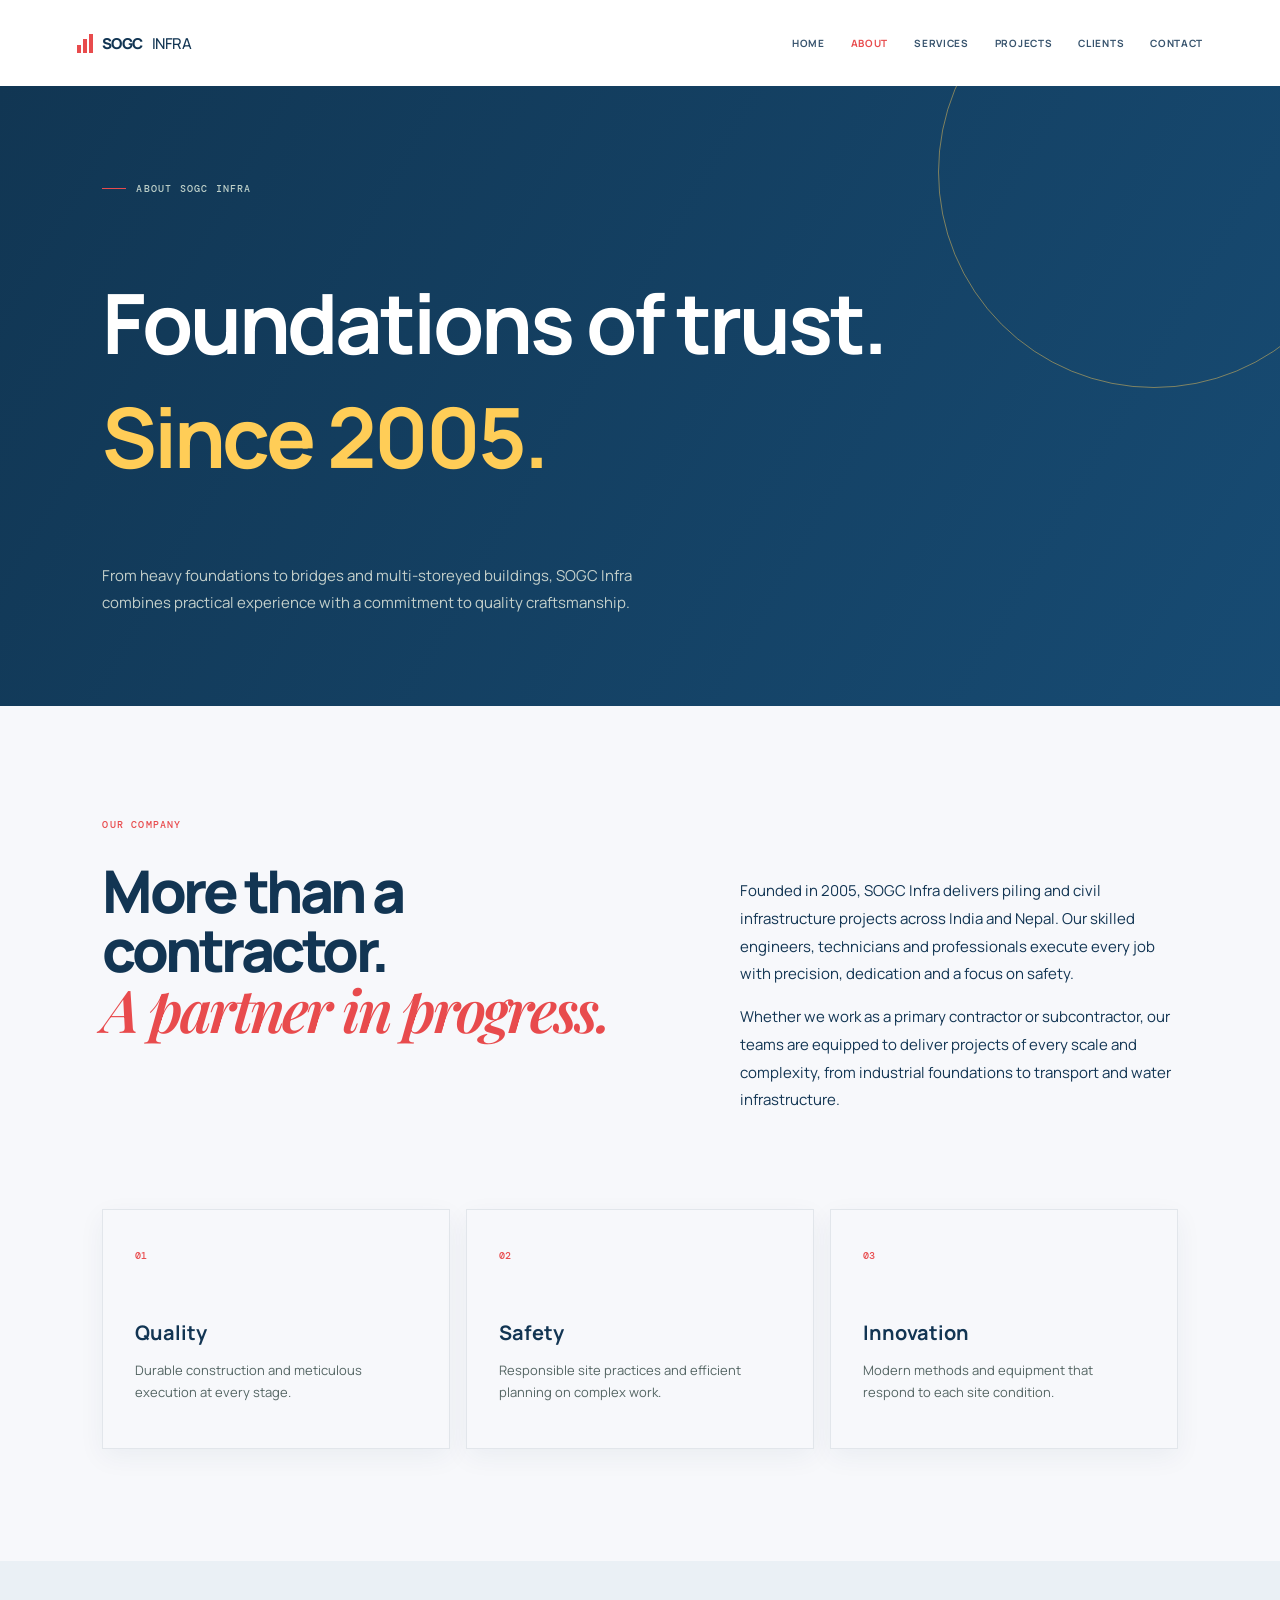
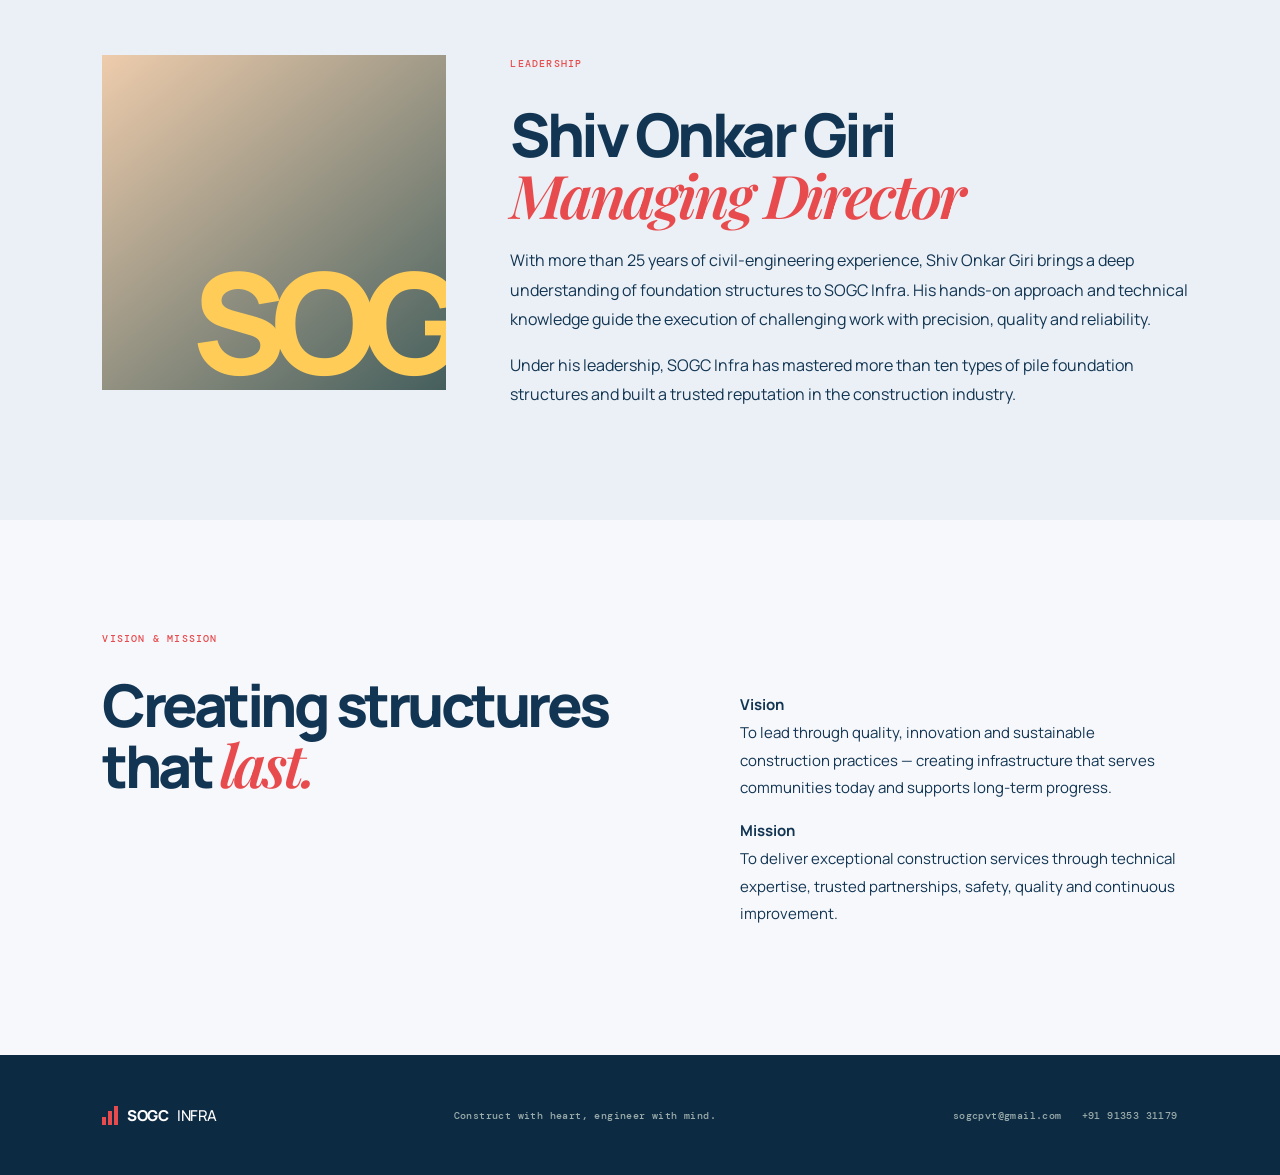
<file: about.html>
<!doctype html><html lang="en"><head><meta charset="utf-8"><meta name="viewport" content="width=device-width,initial-scale=1"><title>About SOGC Infra</title><link rel="preconnect" href="https://fonts.googleapis.com"><link rel="preconnect" href="https://fonts.gstatic.com" crossorigin><link href="https://fonts.googleapis.com/css2?family=DM+Mono:wght@400;500&family=Manrope:wght@400;500;600;700;800&family=Playfair+Display:ital,wght@0,600;1,600&display=swap" rel="stylesheet"><link rel="stylesheet" href="site.css"></head><body><header class="header"><a class="logo" href="index.html"><span class="logo-mark"><i></i><i></i><i></i></span>SOGC <b>INFRA</b></a><button class="menu" aria-label="Menu">Menu <span>+</span></button><nav><a href="index.html">Home</a><a class="active" href="about.html">About</a><a href="services.html">Services</a><a href="projects.html">Projects</a><a href="clients.html">Clients</a><a href="contact.html">Contact</a></nav></header><main><section class="page-hero"><p class="kicker">ABOUT SOGC INFRA</p><h1>Foundations of trust.<br><em>Since 2005.</em></h1><p>From heavy foundations to bridges and multi-storeyed buildings, SOGC Infra combines practical experience with a commitment to quality craftsmanship.</p></section><section class="wrap"><p class="eyebrow">OUR COMPANY</p><div class="content-grid"><h2>More than a contractor.<br><em>A partner in progress.</em></h2><div><p>Founded in 2005, SOGC Infra delivers piling and civil infrastructure projects across India and Nepal. Our skilled engineers, technicians and professionals execute every job with precision, dedication and a focus on safety.</p><p>Whether we work as a primary contractor or subcontractor, our teams are equipped to deliver projects of every scale and complexity, from industrial foundations to transport and water infrastructure.</p></div></div><div class="pillar-grid"><article class="pillar"><span>01</span><h3>Quality</h3><p>Durable construction and meticulous execution at every stage.</p></article><article class="pillar"><span>02</span><h3>Safety</h3><p>Responsible site practices and efficient planning on complex work.</p></article><article class="pillar"><span>03</span><h3>Innovation</h3><p>Modern methods and equipment that respond to each site condition.</p></article></div></section><section class="director"><div class="portrait"></div><div><p class="eyebrow">LEADERSHIP</p><h2>Shiv Onkar Giri<br><em>Managing Director</em></h2><p>With more than 25 years of civil-engineering experience, Shiv Onkar Giri brings a deep understanding of foundation structures to SOGC Infra. His hands-on approach and technical knowledge guide the execution of challenging work with precision, quality and reliability.</p><p>Under his leadership, SOGC Infra has mastered more than ten types of pile foundation structures and built a trusted reputation in the construction industry.</p></div></section><section class="wrap"><p class="eyebrow">VISION & MISSION</p><div class="content-grid"><h2>Creating structures<br>that <em>last.</em></h2><div><p><b>Vision</b><br>To lead through quality, innovation and sustainable construction practices — creating infrastructure that serves communities today and supports long-term progress.</p><p><b>Mission</b><br>To deliver exceptional construction services through technical expertise, trusted partnerships, safety, quality and continuous improvement.</p></div></div></section></main><footer><a class="logo" href="index.html"><span class="logo-mark"><i></i><i></i><i></i></span>SOGC <b>INFRA</b></a><p>Construct with heart, engineer with mind.</p><div><a href="mailto:sogcpvt@gmail.com">sogcpvt@gmail.com</a><a href="tel:+919135331179">+91 91353 31179</a></div></footer><script src="site.js"></script></body></html>
</file>
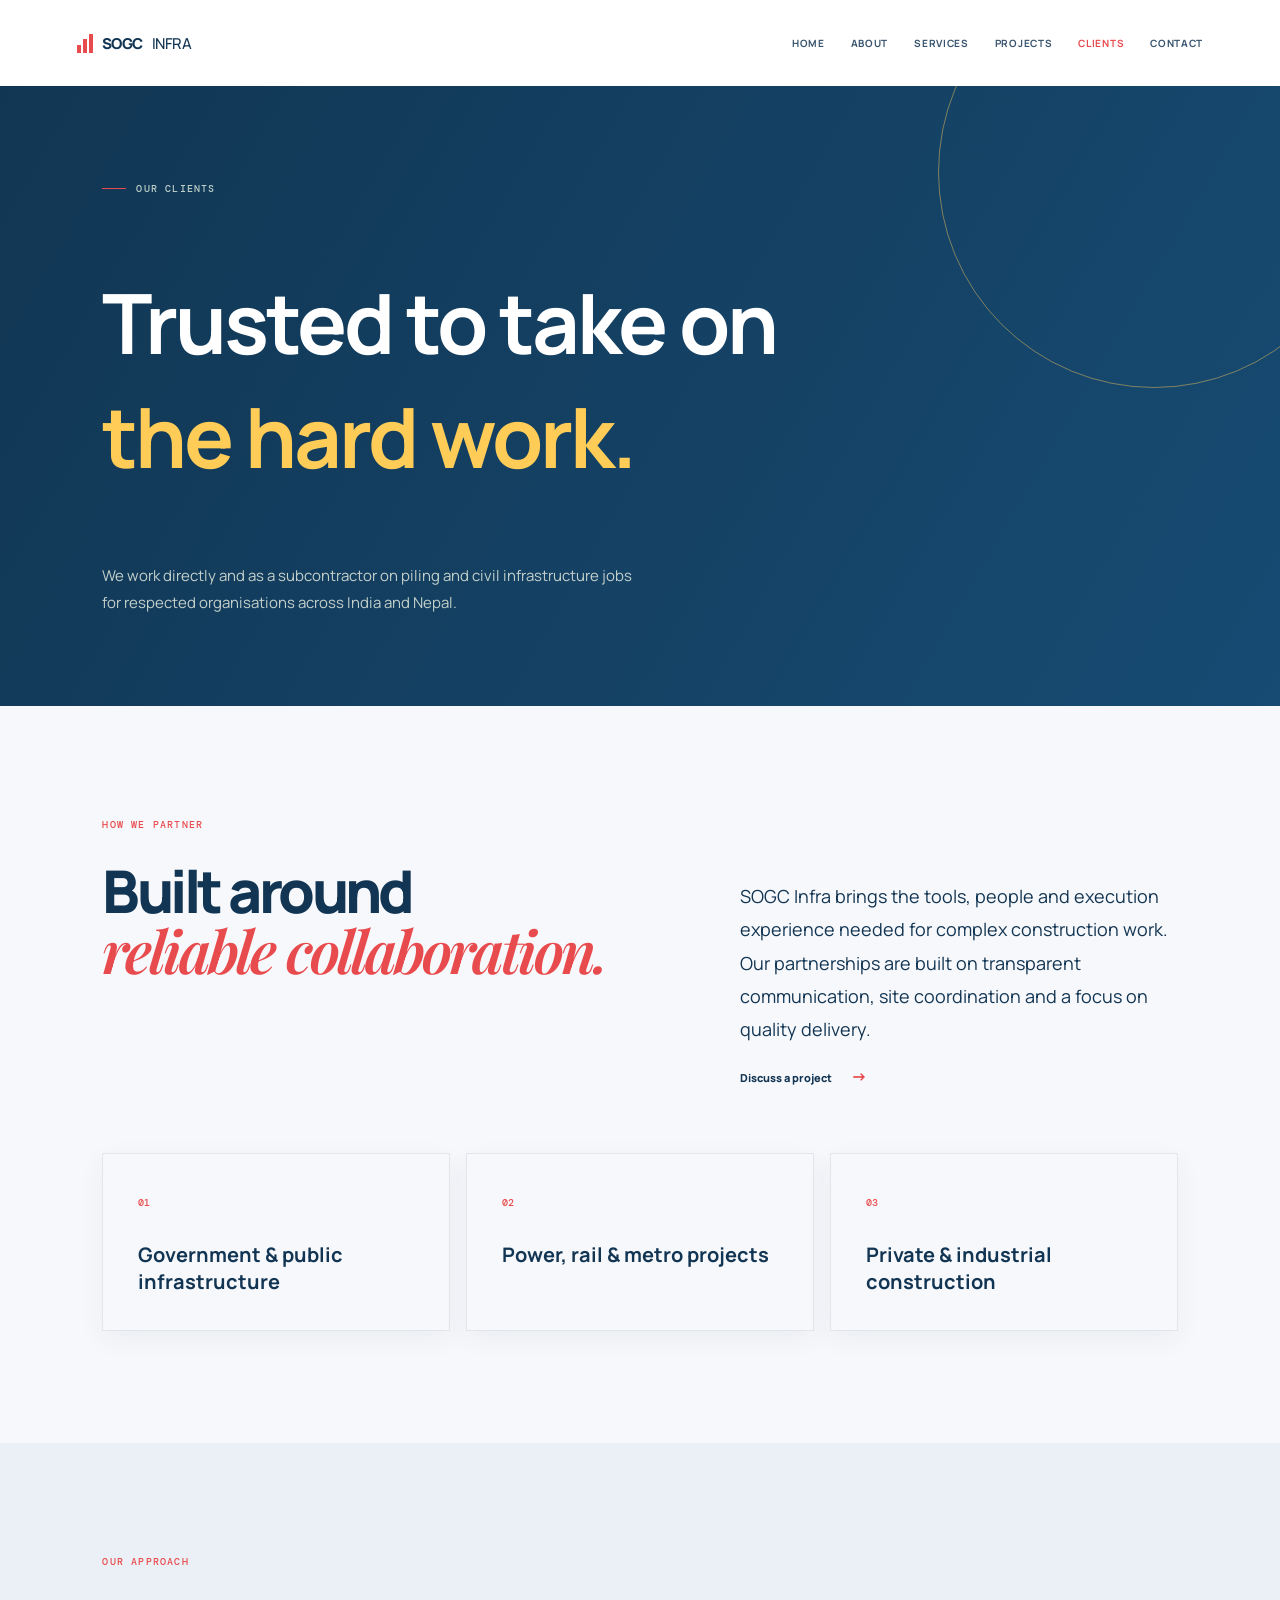
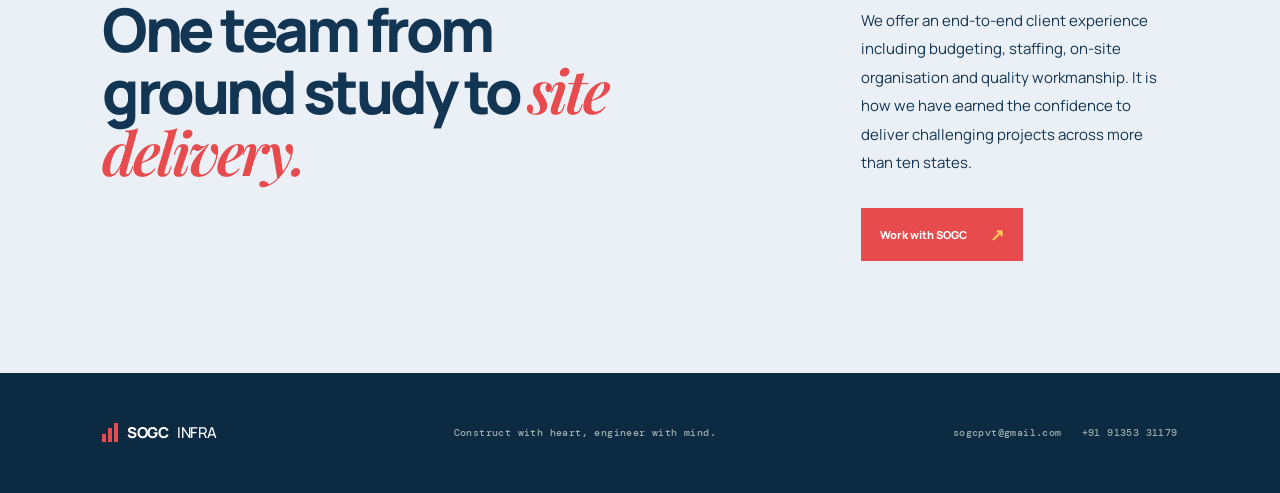
<file: clients.html>
<!doctype html><html lang="en"><head><meta charset="utf-8"><meta name="viewport" content="width=device-width,initial-scale=1"><title>Clients | SOGC Infra</title><link rel="preconnect" href="https://fonts.googleapis.com"><link rel="preconnect" href="https://fonts.gstatic.com" crossorigin><link href="https://fonts.googleapis.com/css2?family=DM+Mono:wght@400;500&family=Manrope:wght@400;500;600;700;800&family=Playfair+Display:ital,wght@0,600;1,600&display=swap" rel="stylesheet"><link rel="stylesheet" href="site.css"></head><body><header class="header"><a class="logo" href="index.html"><span class="logo-mark"><i></i><i></i><i></i></span>SOGC <b>INFRA</b></a><button class="menu" aria-label="Menu">Menu <span>+</span></button><nav><a href="index.html">Home</a><a href="about.html">About</a><a href="services.html">Services</a><a href="projects.html">Projects</a><a class="active" href="clients.html">Clients</a><a href="contact.html">Contact</a></nav></header><main><section class="page-hero"><p class="kicker">OUR CLIENTS</p><h1>Trusted to take on<br><em>the hard work.</em></h1><p>We work directly and as a subcontractor on piling and civil infrastructure jobs for respected organisations across India and Nepal.</p></section><section class="wrap"><p class="eyebrow">HOW WE PARTNER</p><div class="content-grid"><h2>Built around<br><em>reliable collaboration.</em></h2><div><p class="client-note">SOGC Infra brings the tools, people and execution experience needed for complex construction work. Our partnerships are built on transparent communication, site coordination and a focus on quality delivery.</p><a class="under-link" href="contact.html">Discuss a project <span>→</span></a></div></div><div class="trust-grid"><div><span>01</span><h3>Government & public infrastructure</h3></div><div><span>02</span><h3>Power, rail & metro projects</h3></div><div><span>03</span><h3>Private & industrial construction</h3></div></div></section><section class="dark-band"><div class="wrap"><p class="eyebrow light">OUR APPROACH</p><div class="split"><h2>One team from<br>ground study to <em>site delivery.</em></h2><div><p>We offer an end-to-end client experience including budgeting, staffing, on-site organisation and quality workmanship. It is how we have earned the confidence to deliver challenging projects across more than ten states.</p><a class="button lime" href="contact.html">Work with SOGC <span>↗</span></a></div></div></div></section></main><footer><a class="logo" href="index.html"><span class="logo-mark"><i></i><i></i><i></i></span>SOGC <b>INFRA</b></a><p>Construct with heart, engineer with mind.</p><div><a href="mailto:sogcpvt@gmail.com">sogcpvt@gmail.com</a><a href="tel:+919135331179">+91 91353 31179</a></div></footer><script src="site.js"></script></body></html>
</file>
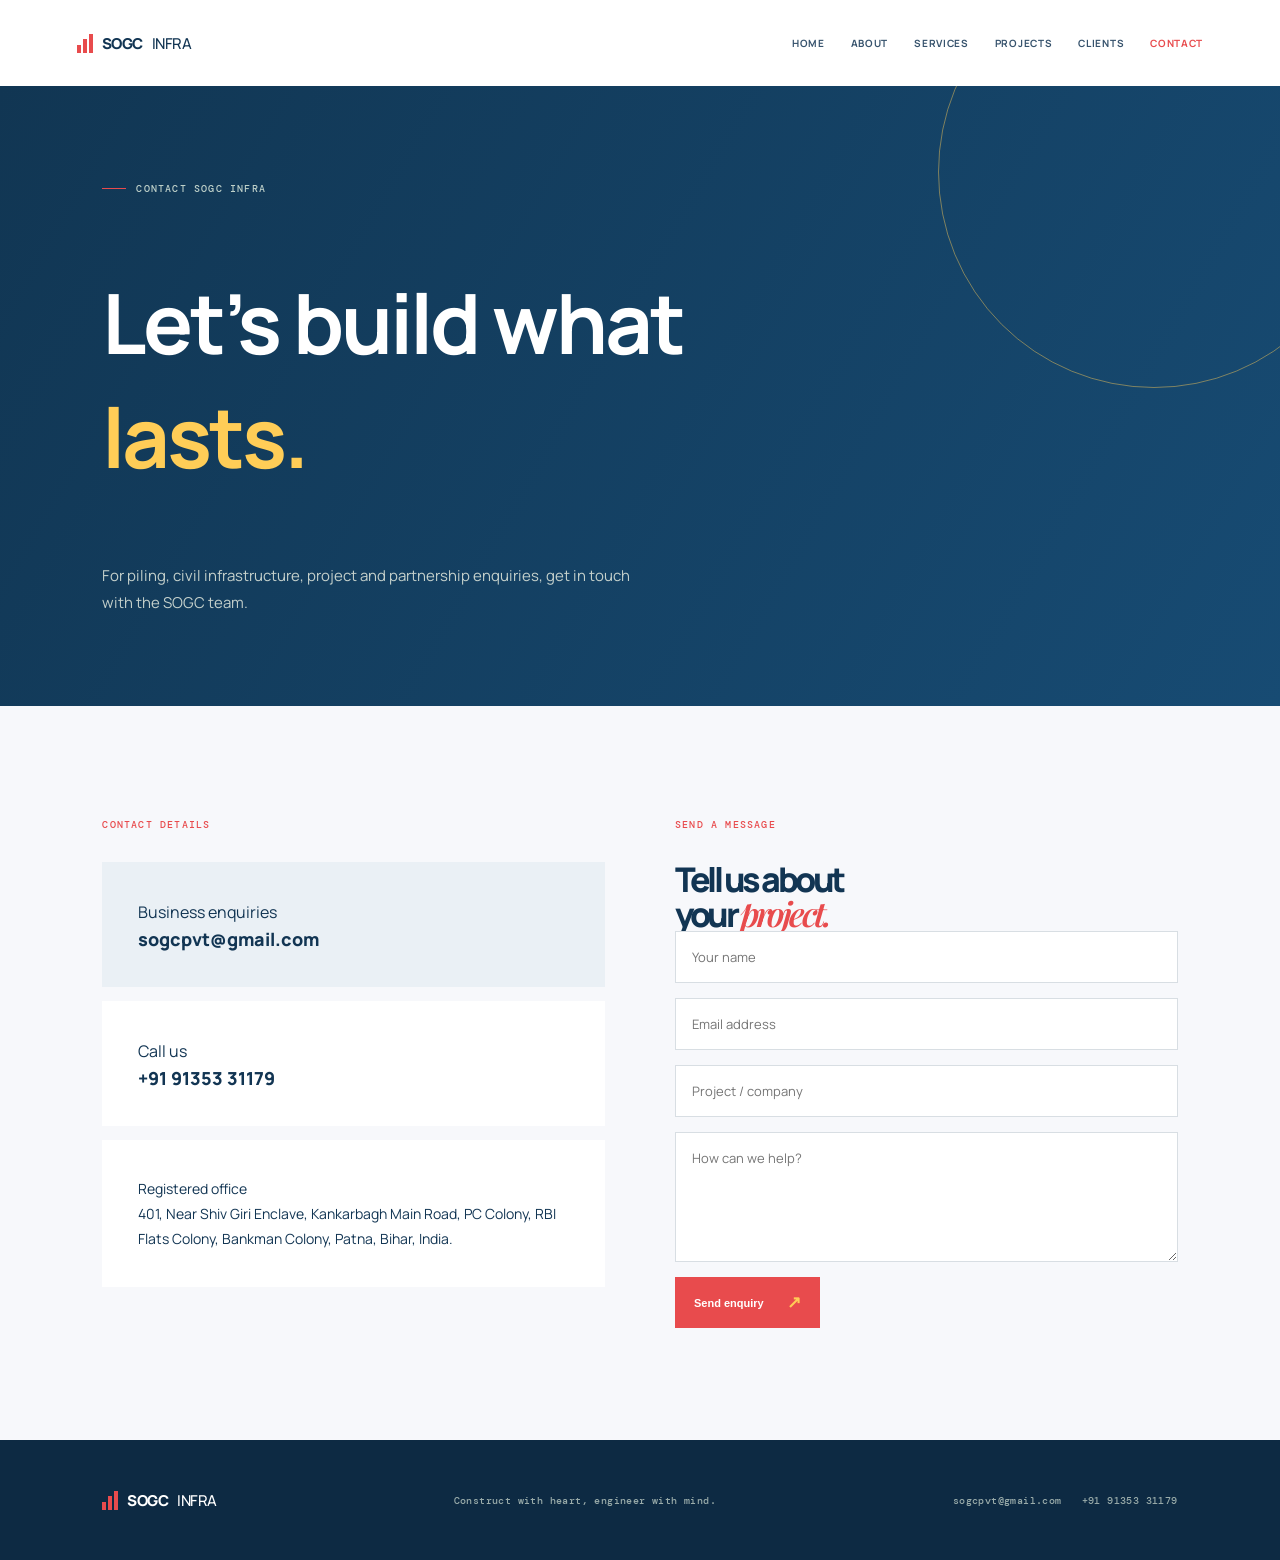
<file: contact.html>
<!doctype html><html lang="en"><head><meta charset="utf-8"><meta name="viewport" content="width=device-width,initial-scale=1"><title>Contact | SOGC Infra</title><link rel="preconnect" href="https://fonts.googleapis.com"><link rel="preconnect" href="https://fonts.gstatic.com" crossorigin><link href="https://fonts.googleapis.com/css2?family=DM+Mono:wght@400;500&family=Manrope:wght@400;500;600;700;800&family=Playfair+Display:ital,wght@0,600;1,600&display=swap" rel="stylesheet"><link rel="stylesheet" href="site.css"></head><body><header class="header"><a class="logo" href="index.html"><span class="logo-mark"><i></i><i></i><i></i></span>SOGC <b>INFRA</b></a><button class="menu" aria-label="Menu">Menu <span>+</span></button><nav><a href="index.html">Home</a><a href="about.html">About</a><a href="services.html">Services</a><a href="projects.html">Projects</a><a href="clients.html">Clients</a><a class="active" href="contact.html">Contact</a></nav></header><main><section class="page-hero"><p class="kicker">CONTACT SOGC INFRA</p><h1>Let’s build what<br><em>lasts.</em></h1><p>For piling, civil infrastructure, project and partnership enquiries, get in touch with the SOGC team.</p></section><section class="wrap"><div class="contact-grid"><div><p class="eyebrow">CONTACT DETAILS</p><div class="contact-card"><p>Business enquiries</p><a href="mailto:sogcpvt@gmail.com">sogcpvt@gmail.com</a></div><div class="contact-card"><p>Call us</p><a href="tel:+919135331179">+91 91353 31179</a></div><div class="contact-card"><p class="address">Registered office<br>401, Near Shiv Giri Enclave, Kankarbagh Main Road, PC Colony, RBI Flats Colony, Bankman Colony, Patna, Bihar, India.</p></div></div><div><p class="eyebrow">SEND A MESSAGE</p><h2>Tell us about<br>your <em>project.</em></h2><form class="form" action="#"><input type="text" placeholder="Your name" aria-label="Your name"><input type="email" placeholder="Email address" aria-label="Email address"><input type="text" placeholder="Project / company" aria-label="Project or company"><textarea placeholder="How can we help?" aria-label="How can we help?"></textarea><button class="button lime" type="button">Send enquiry <span>↗</span></button></form></div></div></section></main><footer><a class="logo" href="index.html"><span class="logo-mark"><i></i><i></i><i></i></span>SOGC <b>INFRA</b></a><p>Construct with heart, engineer with mind.</p><div><a href="mailto:sogcpvt@gmail.com">sogcpvt@gmail.com</a><a href="tel:+919135331179">+91 91353 31179</a></div></footer><script src="site.js"></script></body></html>
</file>
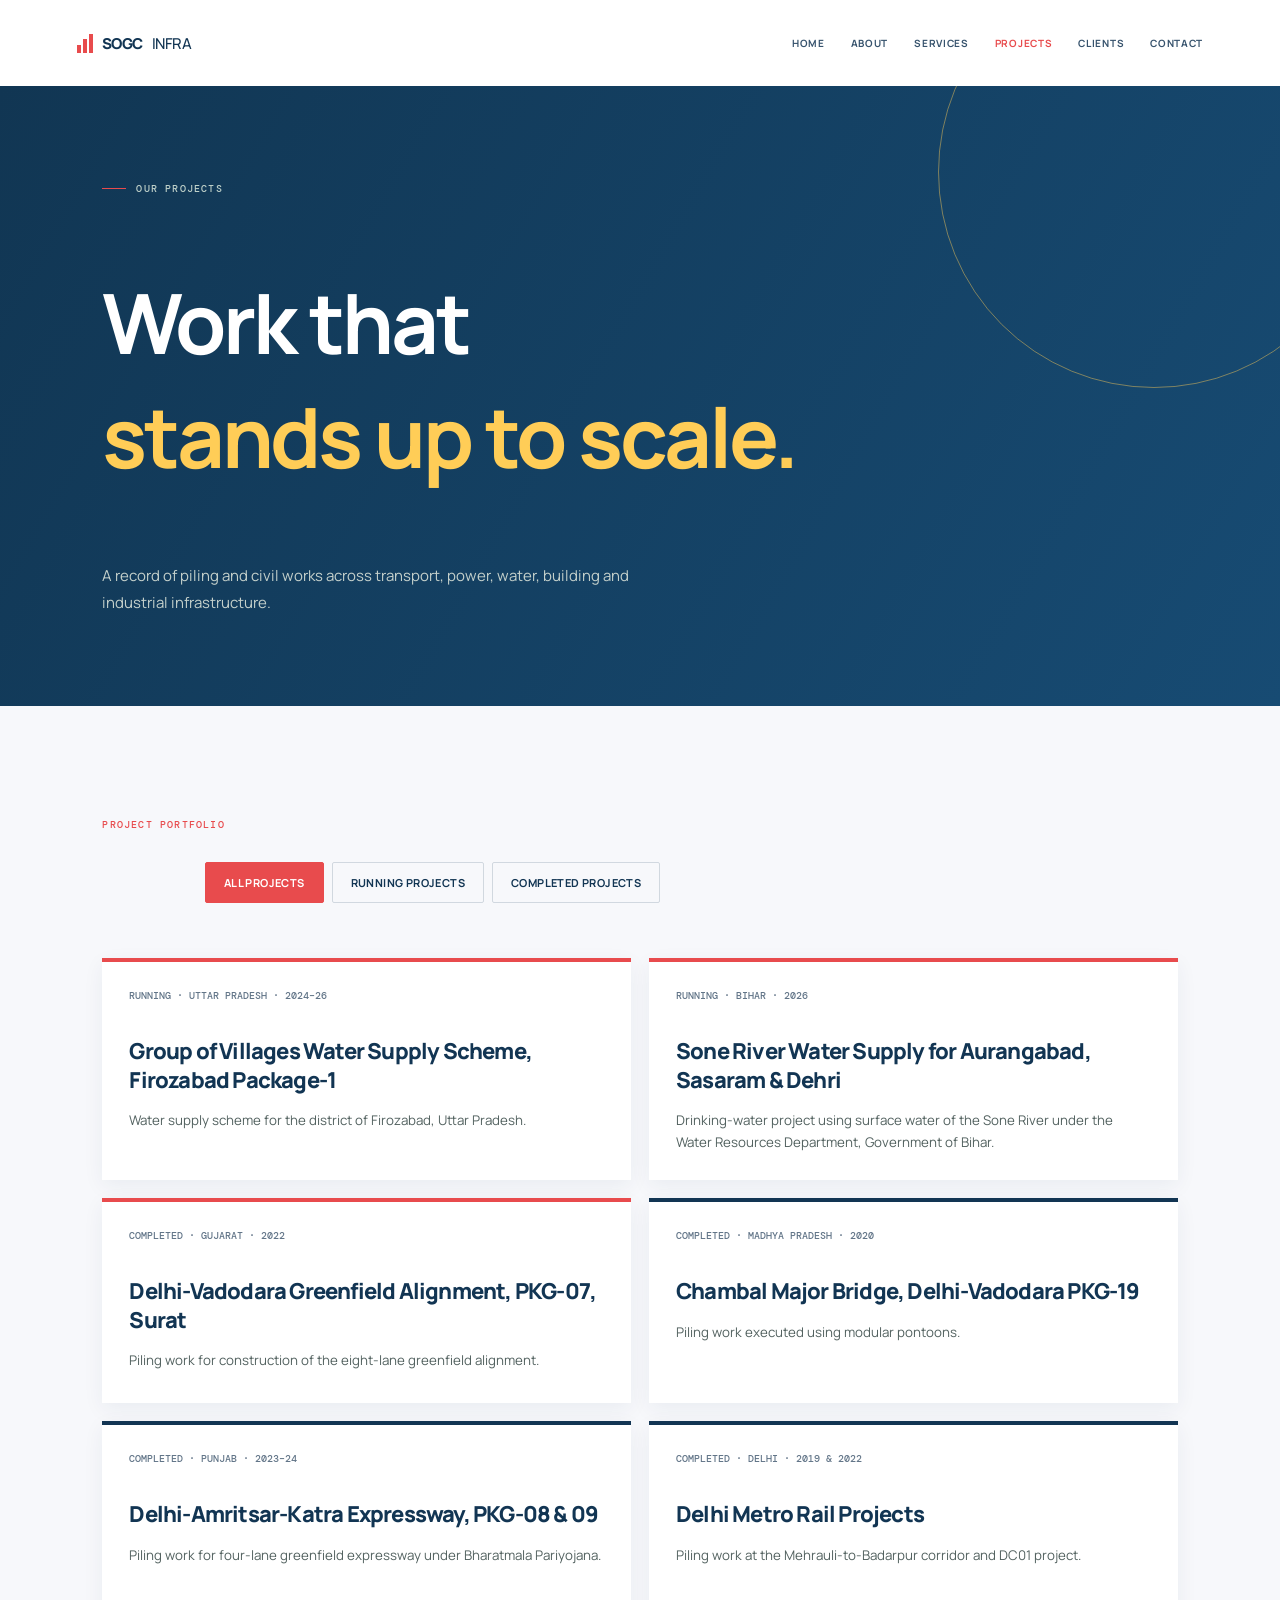
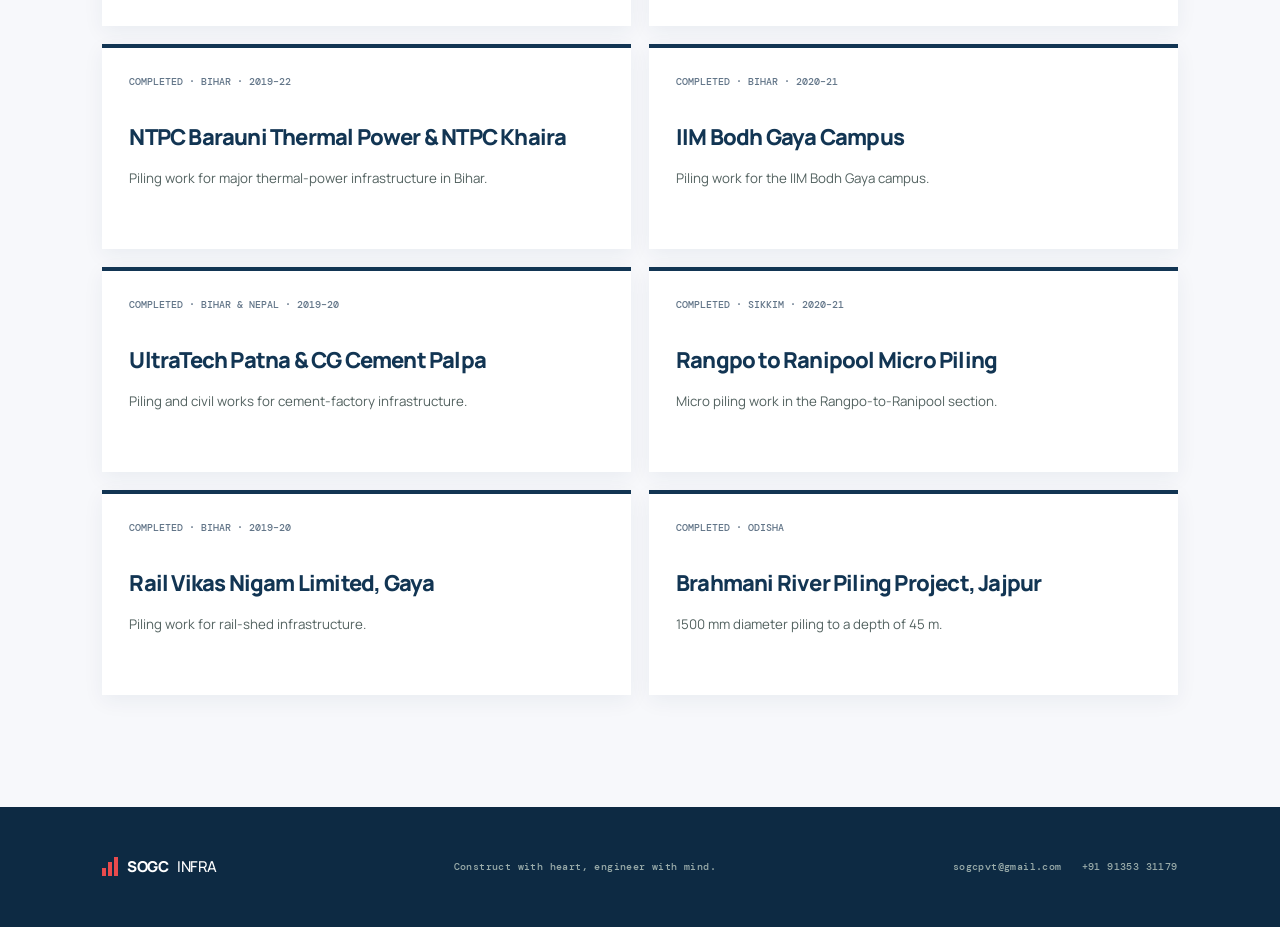
<file: projects.html>
<!doctype html><html lang="en"><head><meta charset="utf-8"><meta name="viewport" content="width=device-width,initial-scale=1"><title>Projects | SOGC Infra</title><link rel="preconnect" href="https://fonts.googleapis.com"><link rel="preconnect" href="https://fonts.gstatic.com" crossorigin><link href="https://fonts.googleapis.com/css2?family=DM+Mono:wght@400;500&family=Manrope:wght@400;500;600;700;800&family=Playfair+Display:ital,wght@0,600;1,600&display=swap" rel="stylesheet"><link rel="stylesheet" href="site.css"></head><body><header class="header"><a class="logo" href="index.html"><span class="logo-mark"><i></i><i></i><i></i></span>SOGC <b>INFRA</b></a><button class="menu" aria-label="Menu">Menu <span>+</span></button><nav><a href="index.html">Home</a><a href="about.html">About</a><a href="services.html">Services</a><a class="active" href="projects.html">Projects</a><a href="clients.html">Clients</a><a href="contact.html">Contact</a></nav></header><main><section class="page-hero"><p class="kicker">OUR PROJECTS</p><h1>Work that<br><em>stands up to scale.</em></h1><p>A record of piling and civil works across transport, power, water, building and industrial infrastructure.</p></section><section class="wrap"><p class="eyebrow">PROJECT PORTFOLIO</p><div class="tabbar"><button class="active" data-project-filter="all">All projects</button><button data-project-filter="running">Running projects</button><button data-project-filter="completed">Completed projects</button></div><div class="project-list"><article class="project-item" data-status="running"><p>RUNNING · UTTAR PRADESH · 2024–26</p><h2>Group of Villages Water Supply Scheme, Firozabad Package-1</h2><small>Water supply scheme for the district of Firozabad, Uttar Pradesh.</small></article><article class="project-item" data-status="running"><p>RUNNING · BIHAR · 2026</p><h2>Sone River Water Supply for Aurangabad, Sasaram & Dehri</h2><small>Drinking-water project using surface water of the Sone River under the Water Resources Department, Government of Bihar.</small></article><article class="project-item" data-status="completed"><p>COMPLETED · GUJARAT · 2022</p><h2>Delhi-Vadodara Greenfield Alignment, PKG-07, Surat</h2><small>Piling work for construction of the eight-lane greenfield alignment.</small></article><article class="project-item completed" data-status="completed"><p>COMPLETED · MADHYA PRADESH · 2020</p><h2>Chambal Major Bridge, Delhi-Vadodara PKG-19</h2><small>Piling work executed using modular pontoons.</small></article><article class="project-item completed" data-status="completed"><p>COMPLETED · PUNJAB · 2023–24</p><h2>Delhi-Amritsar-Katra Expressway, PKG-08 & 09</h2><small>Piling work for four-lane greenfield expressway under Bharatmala Pariyojana.</small></article><article class="project-item completed" data-status="completed"><p>COMPLETED · DELHI · 2019 & 2022</p><h2>Delhi Metro Rail Projects</h2><small>Piling work at the Mehrauli-to-Badarpur corridor and DC01 project.</small></article><article class="project-item completed" data-status="completed"><p>COMPLETED · BIHAR · 2019–22</p><h2>NTPC Barauni Thermal Power & NTPC Khaira</h2><small>Piling work for major thermal-power infrastructure in Bihar.</small></article><article class="project-item completed" data-status="completed"><p>COMPLETED · BIHAR · 2020–21</p><h2>IIM Bodh Gaya Campus</h2><small>Piling work for the IIM Bodh Gaya campus.</small></article><article class="project-item completed" data-status="completed"><p>COMPLETED · BIHAR & NEPAL · 2019–20</p><h2>UltraTech Patna & CG Cement Palpa</h2><small>Piling and civil works for cement-factory infrastructure.</small></article><article class="project-item completed" data-status="completed"><p>COMPLETED · SIKKIM · 2020–21</p><h2>Rangpo to Ranipool Micro Piling</h2><small>Micro piling work in the Rangpo-to-Ranipool section.</small></article><article class="project-item completed" data-status="completed"><p>COMPLETED · BIHAR · 2019–20</p><h2>Rail Vikas Nigam Limited, Gaya</h2><small>Piling work for rail-shed infrastructure.</small></article><article class="project-item completed" data-status="completed"><p>COMPLETED · ODISHA</p><h2>Brahmani River Piling Project, Jajpur</h2><small>1500 mm diameter piling to a depth of 45 m.</small></article></div></section></main><footer><a class="logo" href="index.html"><span class="logo-mark"><i></i><i></i><i></i></span>SOGC <b>INFRA</b></a><p>Construct with heart, engineer with mind.</p><div><a href="mailto:sogcpvt@gmail.com">sogcpvt@gmail.com</a><a href="tel:+919135331179">+91 91353 31179</a></div></footer><script src="site.js"></script></body></html>
</file>
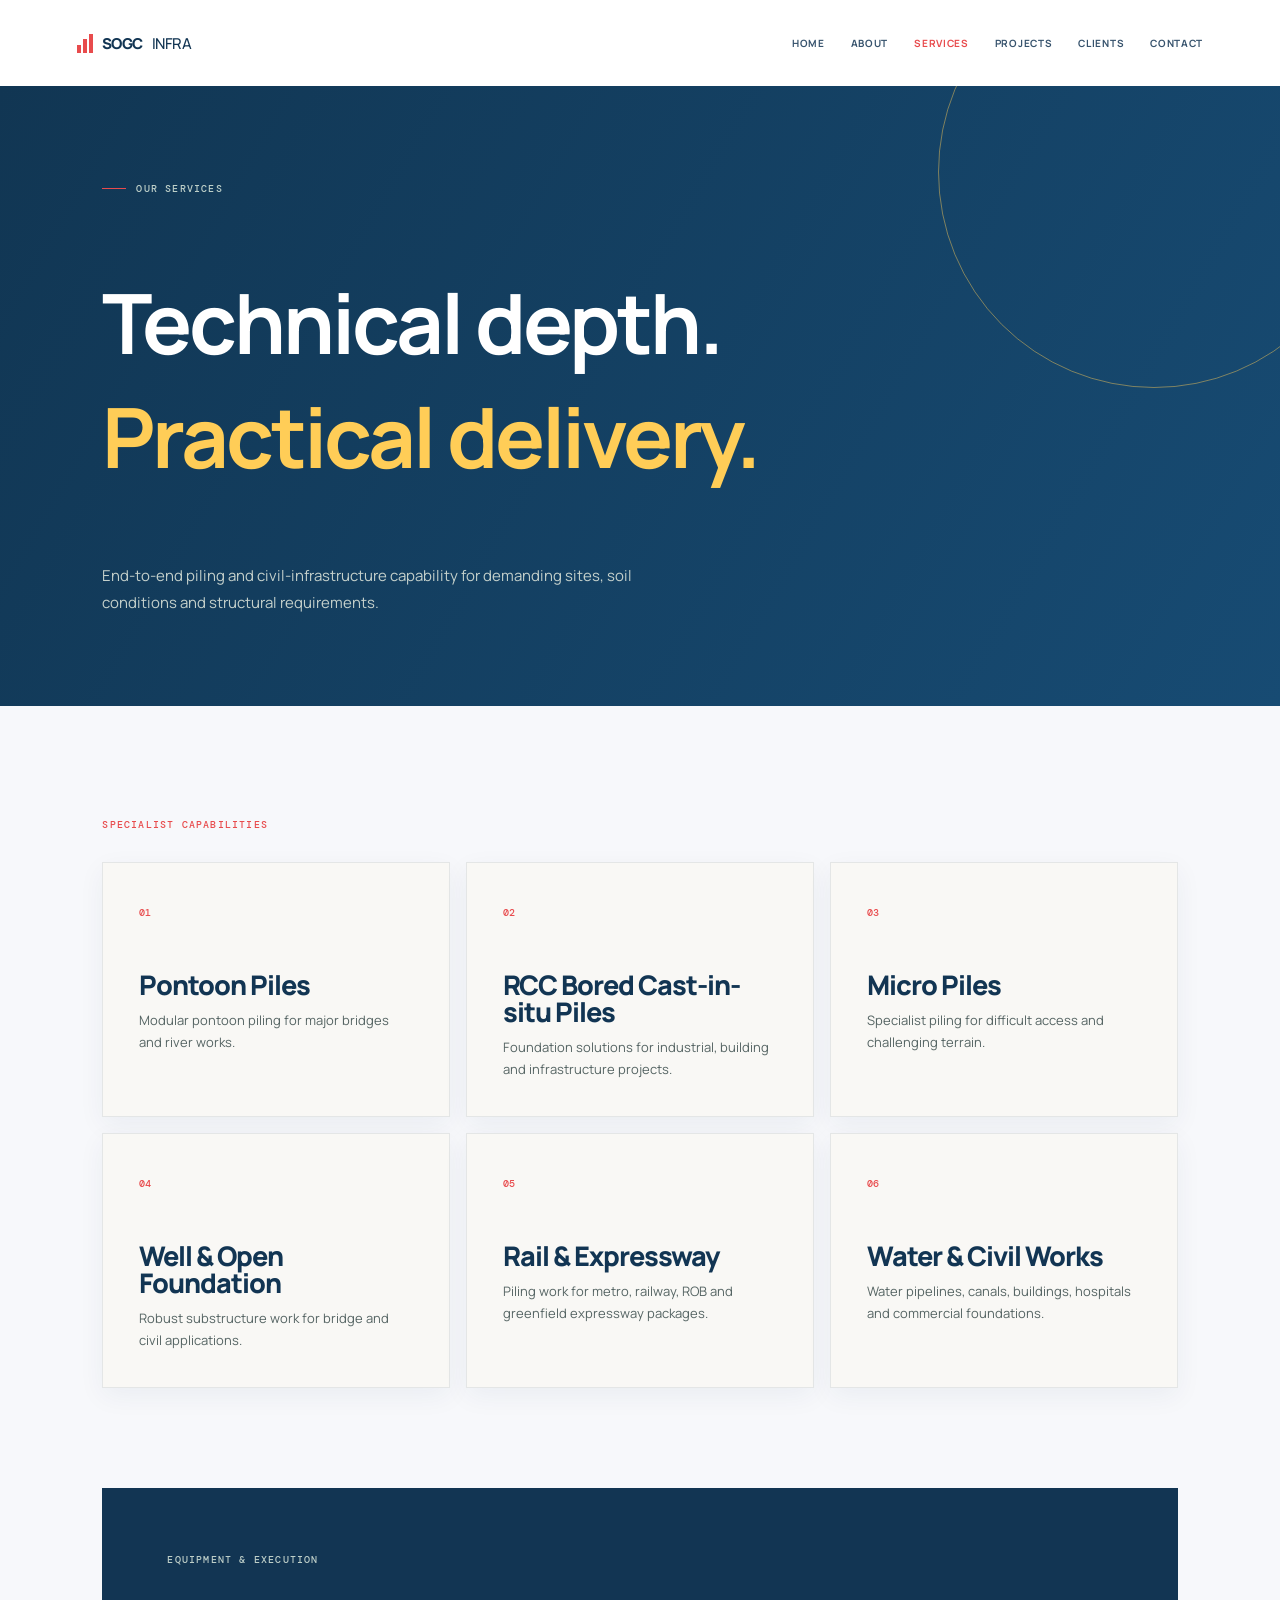
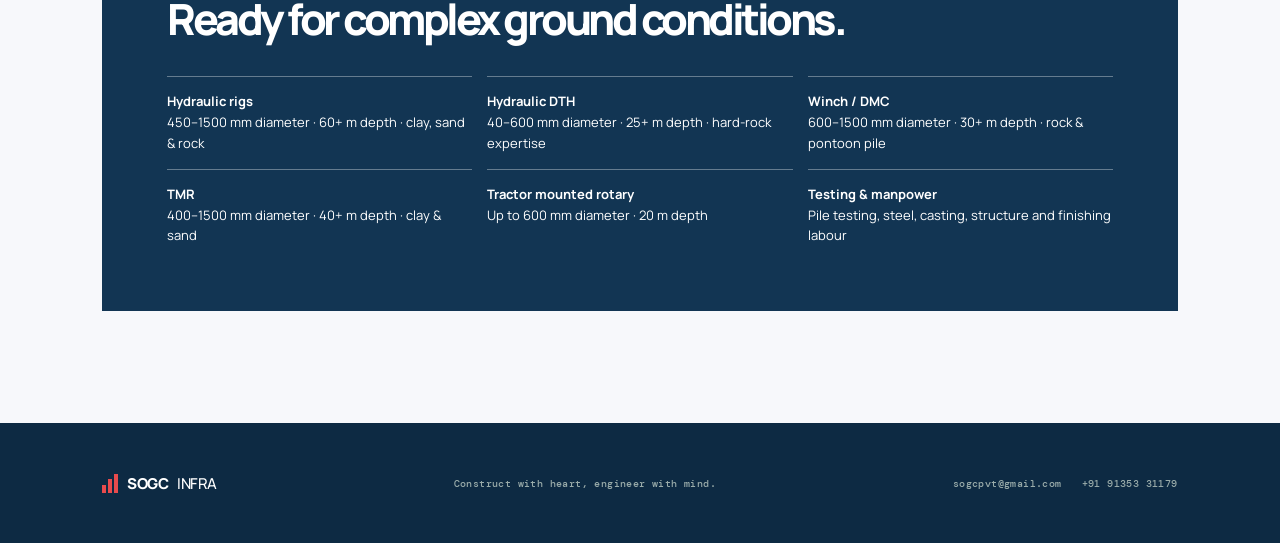
<file: services.html>
<!doctype html><html lang="en"><head><meta charset="utf-8"><meta name="viewport" content="width=device-width,initial-scale=1"><title>Services | SOGC Infra</title><link rel="preconnect" href="https://fonts.googleapis.com"><link rel="preconnect" href="https://fonts.gstatic.com" crossorigin><link href="https://fonts.googleapis.com/css2?family=DM+Mono:wght@400;500&family=Manrope:wght@400;500;600;700;800&family=Playfair+Display:ital,wght@0,600;1,600&display=swap" rel="stylesheet"><link rel="stylesheet" href="site.css"></head><body><header class="header"><a class="logo" href="index.html"><span class="logo-mark"><i></i><i></i><i></i></span>SOGC <b>INFRA</b></a><button class="menu" aria-label="Menu">Menu <span>+</span></button><nav><a href="index.html">Home</a><a href="about.html">About</a><a class="active" href="services.html">Services</a><a href="projects.html">Projects</a><a href="clients.html">Clients</a><a href="contact.html">Contact</a></nav></header><main><section class="page-hero"><p class="kicker">OUR SERVICES</p><h1>Technical depth.<br><em>Practical delivery.</em></h1><p>End-to-end piling and civil-infrastructure capability for demanding sites, soil conditions and structural requirements.</p></section><section class="wrap"><p class="eyebrow">SPECIALIST CAPABILITIES</p><div class="service-grid"><article class="service-card"><span>01</span><h2>Pontoon Piles</h2><p>Modular pontoon piling for major bridges and river works.</p></article><article class="service-card"><span>02</span><h2>RCC Bored Cast-in-situ Piles</h2><p>Foundation solutions for industrial, building and infrastructure projects.</p></article><article class="service-card"><span>03</span><h2>Micro Piles</h2><p>Specialist piling for difficult access and challenging terrain.</p></article><article class="service-card"><span>04</span><h2>Well & Open Foundation</h2><p>Robust substructure work for bridge and civil applications.</p></article><article class="service-card"><span>05</span><h2>Rail & Expressway</h2><p>Piling work for metro, railway, ROB and greenfield expressway packages.</p></article><article class="service-card"><span>06</span><h2>Water & Civil Works</h2><p>Water pipelines, canals, buildings, hospitals and commercial foundations.</p></article></div><div class="equipment"><p class="eyebrow light">EQUIPMENT & EXECUTION</p><h2>Ready for complex ground conditions.</h2><ul><li><b>Hydraulic rigs</b><br>450–1500 mm diameter · 60+ m depth · clay, sand & rock</li><li><b>Hydraulic DTH</b><br>40–600 mm diameter · 25+ m depth · hard-rock expertise</li><li><b>Winch / DMC</b><br>600–1500 mm diameter · 30+ m depth · rock & pontoon pile</li><li><b>TMR</b><br>400–1500 mm diameter · 40+ m depth · clay & sand</li><li><b>Tractor mounted rotary</b><br>Up to 600 mm diameter · 20 m depth</li><li><b>Testing & manpower</b><br>Pile testing, steel, casting, structure and finishing labour</li></ul></div></section></main><footer><a class="logo" href="index.html"><span class="logo-mark"><i></i><i></i><i></i></span>SOGC <b>INFRA</b></a><p>Construct with heart, engineer with mind.</p><div><a href="mailto:sogcpvt@gmail.com">sogcpvt@gmail.com</a><a href="tel:+919135331179">+91 91353 31179</a></div></footer><script src="site.js"></script></body></html>
</file>
<file: site.css>
:root{--ink:#112b2d;--ink2:#183d3f;--paper:#f4f1ea;--lime:#d7fa3b;--orange:#ff6844;--muted:#697675;--line:rgba(17,43,45,.18)}*{box-sizing:border-box}html{scroll-behavior:smooth}body{margin:0;background:var(--paper);color:var(--ink);font-family:Manrope,Arial,sans-serif}.header{height:82px;padding:0 6vw;display:flex;align-items:center;gap:3vw;background:var(--ink);color:#fff}.logo{display:flex;align-items:center;gap:9px;text-decoration:none;color:inherit;font-weight:800;font-size:15px;letter-spacing:-.5px;white-space:nowrap}.logo b{font-weight:500}.logo-mark{display:flex;gap:2px;align-items:end;height:19px}.logo-mark i{width:4px;background:currentColor}.logo-mark i:nth-child(1){height:8px}.logo-mark i:nth-child(2){height:14px}.logo-mark i:nth-child(3){height:19px}.header nav{margin-left:auto;display:flex;align-items:center;gap:26px}.header nav a{color:#cad6d1;text-decoration:none;font-size:11px;font-weight:700}.header nav a.active,.header nav a:hover{color:var(--lime)}.menu{display:none}.wrap{padding:112px 8vw}.hero{min-height:675px;display:grid;grid-template-columns:51% 49%;background:var(--ink);color:#fff}.hero-copy{padding:128px 7vw 72px 8vw;position:relative;z-index:1}.kicker,.eyebrow{font:500 10px/1.4 "DM Mono",monospace;letter-spacing:1.2px;margin:0 0 30px;color:var(--muted)}.kicker{color:#bed0c9}.kicker:before{content:"";display:inline-block;width:24px;height:1px;background:var(--lime);margin:0 10px 3px 0}.hero h1,h2{font-size:clamp(42px,5.5vw,80px);line-height:1;letter-spacing:-3.5px;margin:0;font-weight:800}.hero em,h2 em{font-family:"Playfair Display",serif;font-weight:600;color:var(--lime);letter-spacing:-3px}.lead{font-size:15px;line-height:1.8;color:#c6d1cd;max-width:410px;margin:34px 0}.actions{display:flex;gap:25px;align-items:center}.button{display:inline-flex;align-items:center;gap:23px;padding:15px 19px;text-decoration:none;font-size:11px;font-weight:800;color:var(--ink)}.button span{font-size:17px}.lime{background:var(--lime)}.text-link,.under-link{font-size:11px;color:inherit;font-weight:800;text-decoration:none}.text-link span,.under-link span{margin-left:17px;color:var(--orange);font-size:16px}.hero-art{overflow:hidden;position:relative;background:linear-gradient(145deg,#506a6e,#1c3d3f 65%)}.hero-art p{position:absolute;right:7%;top:11%;font:500 9px "DM Mono";letter-spacing:1px;color:#d4e0db}.sun{width:250px;height:250px;border-radius:50%;background:var(--lime);position:absolute;right:14%;top:20%;box-shadow:0 0 70px #c4e847}.orbit{width:800px;height:310px;border:1px solid rgba(215,250,59,.55);border-radius:50%;transform:rotate(-26deg);position:absolute;right:-48%;top:23%}.tower{position:absolute;bottom:0;background:linear-gradient(100deg,#102d30,#6b8586);clip-path:polygon(20% 0,100% 10%,100% 100%,0 100%,0 18%)}.tower.one{width:42%;height:70%;right:18%}.tower.two{width:31%;height:55%;right:-4%;background:#26494a}.crane{position:absolute;top:8%;left:41%;width:2px;height:48%;background:#c9d4ce}.crane:before{content:"";display:block;width:220px;height:2px;background:#c9d4ce}.crane:after{content:"";position:absolute;left:167px;top:0;width:1px;height:52px;background:#c9d4ce}.intro{background:var(--paper)}.split{display:grid;grid-template-columns:1.35fr .65fr;gap:8vw}.split h2{font-size:clamp(38px,4.7vw,70px);color:var(--ink)}.split h2 em{color:var(--orange)}.split>div p{font-size:15px;line-height:1.9;margin:8px 0 30px}.metrics{display:grid;grid-template-columns:repeat(4,1fr);border-top:1px solid var(--line);margin-top:100px}.metrics div{padding:26px 20px;border-right:1px solid var(--line)}.metrics div:first-child{padding-left:0}.metrics div:last-child{border:0}.metrics strong{font-size:40px;letter-spacing:-2px}.metrics strong span{color:var(--orange)}.metrics small{display:block;margin-top:8px;font:500 10px "DM Mono",monospace;color:var(--muted)}.dark-band{background:#193d3e;color:#fff}.eyebrow.light{color:#bdcec8}.outline{border:1px solid rgba(255,255,255,.5);color:#fff;justify-self:start}.service-list{border-top:1px solid rgba(255,255,255,.26);margin-top:70px}.service-list a{padding:20px 0;border-bottom:1px solid rgba(255,255,255,.26);display:grid;grid-template-columns:60px 1fr auto;color:#fff;text-decoration:none;font-size:21px;font-weight:700;transition:.2s}.service-list a:hover{color:var(--lime);padding-left:10px}.service-list span{font:500 10px "DM Mono",monospace;color:#a5c1b9;padding-top:8px}.service-list b{font-weight:400}.projects-preview{background:#f9f8f5}.section-head{display:flex;align-items:end;justify-content:space-between;margin-bottom:53px}.section-head h2{font-size:clamp(42px,5vw,70px)}.section-head h2 em{color:var(--orange)}.cards{display:grid;grid-template-columns:1.1fr .9fr;gap:38px 18px}.project-card.large{grid-row:span 2}.project-card .art{height:205px;position:relative;overflow:hidden}.project-card.large .art{height:450px}.project-card p{font:500 9px "DM Mono",monospace;letter-spacing:.7px;color:var(--muted);margin:16px 0 8px}.project-card h3{font-size:19px;line-height:1.25;letter-spacing:-.5px;margin:0;max-width:500px}.river{background:linear-gradient(145deg,#e9d0a5,#b4c999 65%,#64958f)}.river i{position:absolute;width:130%;height:24%;bottom:18%;left:-15%;background:#37777b;transform:rotate(-15deg);border-top:7px solid #b9dfd6}.river b{position:absolute;width:75%;height:11px;background:#f0ebdc;left:12%;top:48%;transform:rotate(-15deg);z-index:1;box-shadow:0 6px #d97151}.metro{background:linear-gradient(140deg,#edcfb7,#eee6d7 50%,#a48b7c)}.metro i{position:absolute;width:110px;height:110px;right:22%;top:13%;border-radius:50%;background:var(--orange)}.metro b,.metro em{position:absolute;bottom:0;background:#294645}.metro b{left:17%;width:24%;height:65%}.metro em{left:46%;width:25%;height:85%;background:#526b68}.water{background:linear-gradient(140deg,#81b19f,#2e6062)}.water i{position:absolute;width:47%;height:76%;left:16%;bottom:-16%;border-radius:50% 50% 0 0;background:#d6e3d5;border:7px solid #e6ede4}.water b{position:absolute;width:52%;height:22%;bottom:23%;right:-4%;border:13px solid #163e40;border-bottom:0}.statement{display:grid;grid-template-columns:45% 55%;min-height:590px;background:var(--ink);color:#fff}.statement>div:last-child{padding:104px 8vw}.statement h2 em{color:var(--lime)}.statement p:not(.eyebrow){color:#c3d0cc;line-height:1.8;font-size:14px;max-width:400px;margin:32px 0}.statement-art{background:#1e5353;position:relative;overflow:hidden}.statement-art span{position:absolute;width:330px;height:330px;border-radius:50%;background:var(--orange);bottom:11%;left:9%;box-shadow:0 0 70px #ff6844}.statement-art i{position:absolute;width:600px;height:260px;border:1px solid var(--lime);border-radius:50%;transform:rotate(-28deg);bottom:15%;left:-10%}footer{min-height:120px;background:#0d2527;color:#fff;padding:30px 8vw;display:flex;align-items:center;gap:30px;justify-content:space-between}footer p,footer div{font:500 10px "DM Mono",monospace;letter-spacing:.4px;color:#9aacaa}footer div{display:flex;gap:20px}footer a{color:inherit;text-decoration:none}.page-hero{background:var(--ink);color:#fff;padding:96px 8vw 90px;position:relative;overflow:hidden}.page-hero:after{content:"";position:absolute;right:-90px;top:-130px;width:430px;height:430px;border:1px solid rgba(215,250,59,.4);border-radius:50%}.page-hero h1{font-size:clamp(48px,6.5vw,94px);max-width:900px}.page-hero p:not(.kicker){font-size:15px;line-height:1.8;max-width:530px;color:#c4d0cb;margin:25px 0 0}.page-hero em{color:var(--lime)}.content-grid{display:grid;grid-template-columns:1.1fr .9fr;gap:8vw}.content-grid h2{font-size:clamp(37px,4.6vw,65px)}.content-grid p{line-height:1.85;font-size:15px}.pillar-grid{display:grid;grid-template-columns:repeat(3,1fr);gap:1px;background:var(--line);margin-top:80px}.pillar{background:var(--paper);padding:32px}.pillar span{font:500 10px "DM Mono",monospace;color:var(--orange)}.pillar h3{font-size:20px;margin:55px 0 13px}.pillar p{font-size:13px;line-height:1.7;color:#546563}.director{background:#dce8e1;padding:94px 8vw;display:grid;grid-template-columns:32% 68%;gap:5vw}.portrait{height:335px;background:linear-gradient(140deg,#eeccac,#455f5d);position:relative;overflow:hidden}.portrait:before{content:"SOG";position:absolute;color:var(--lime);font-size:140px;font-weight:800;letter-spacing:-15px;bottom:-26px;right:-5px}.director h2{font-size:clamp(37px,4.7vw,64px);margin:0 0 20px}.director p{max-width:680px;line-height:1.85}.service-grid{display:grid;grid-template-columns:repeat(3,1fr);gap:1px;background:var(--line)}.service-card{background:#f9f8f5;padding:36px;min-height:245px}.service-card span{font:500 10px "DM Mono",monospace;color:var(--orange)}.service-card h2{font-size:27px;letter-spacing:-1px;margin:50px 0 11px}.service-card p{font-size:13px;line-height:1.7;color:#556463;margin:0}.equipment{margin-top:100px;background:#173d3e;color:#fff;padding:65px}.equipment h2{font-size:43px}.equipment ul{list-style:none;margin:36px 0 0;padding:0;display:grid;grid-template-columns:repeat(3,1fr);gap:15px}.equipment li{border-top:1px solid rgba(255,255,255,.35);padding-top:14px;font-size:13px;line-height:1.6}.tabbar{display:flex;gap:8px;margin:0 8vw 55px}.tabbar button{font:700 11px Manrope;border:1px solid var(--line);background:transparent;padding:12px 18px;color:var(--ink);cursor:pointer}.tabbar button.active{background:var(--ink);color:var(--lime);border-color:var(--ink)}.project-list{display:grid;grid-template-columns:repeat(2,1fr);gap:18px}.project-item{background:#fff;padding:27px;border-top:4px solid var(--lime);min-height:205px}.project-item.completed{border-color:var(--orange)}.project-item p{font:500 10px "DM Mono",monospace;color:var(--muted);margin:0 0 35px}.project-item h2{font-size:22px;line-height:1.3;letter-spacing:-.8px;margin:0}.project-item small{display:block;margin-top:16px;color:#536260;line-height:1.6}.client-note{max-width:720px;font-size:18px!important}.trust-grid{display:grid;grid-template-columns:repeat(3,1fr);gap:1px;background:var(--line);margin-top:66px}.trust-grid div{background:var(--paper);padding:35px;min-height:160px}.trust-grid span{font:500 10px "DM Mono",monospace;color:var(--orange)}.trust-grid h3{font-size:20px;margin:30px 0 0}.contact-grid{display:grid;grid-template-columns:1fr 1fr;gap:70px}.contact-grid h2{font-size:34px}.contact-card{padding:36px;background:#dce8e1}.contact-card p{line-height:1.8;margin:0}.contact-card a{color:var(--ink);text-decoration:none;font-weight:800;font-size:18px}.contact-card+.contact-card{margin-top:14px;background:#f9f8f5}.address{font-size:14px!important}.form{display:grid;gap:15px}.form input,.form textarea{padding:16px;border:1px solid var(--line);background:#fff;font:13px Manrope}.form textarea{min-height:130px}.form button{border:0;justify-self:start;cursor:pointer}@media(max-width:760px){.header{height:68px;padding:0 6vw}.header nav{display:none}.menu{display:block;margin-left:auto;background:none;border:0;color:#fff;font:700 11px Manrope}.menu span{color:var(--lime);font-size:17px}.hero{grid-template-columns:1fr;min-height:720px}.hero-copy{padding:95px 6vw}.hero h1,h2{letter-spacing:-2.5px}.hero-art{position:absolute;inset:68px 0 0;opacity:.42}.hero-copy{z-index:1}.wrap{padding:75px 6vw}.split,.statement,.content-grid,.director,.contact-grid{grid-template-columns:1fr;gap:28px}.metrics{margin-top:60px;grid-template-columns:1fr 1fr}.metrics div{padding:20px 8px}.metrics div:nth-child(2){border:0}.service-list{margin-top:45px}.service-list a{grid-template-columns:40px 1fr auto;font-size:16px}.section-head{align-items:start;gap:25px;flex-direction:column}.cards{grid-template-columns:1fr}.project-card.large{grid-row:auto}.project-card.large .art{height:290px}.statement>div:last-child{padding:75px 6vw}.statement-art{height:310px}.page-hero{padding:70px 6vw}.pillar-grid,.service-grid,.trust-grid{grid-template-columns:1fr}.director{padding:70px 6vw}.equipment{padding:40px 6vw;margin-top:70px}.equipment ul{grid-template-columns:1fr}.tabbar{margin:0 6vw 38px;overflow:auto}.project-list{grid-template-columns:1fr}.contact-grid{gap:40px}footer{padding:30px 6vw;flex-direction:column;align-items:flex-start}.page-hero:after{right:-210px}.service-card{min-height:0}}
</file>
